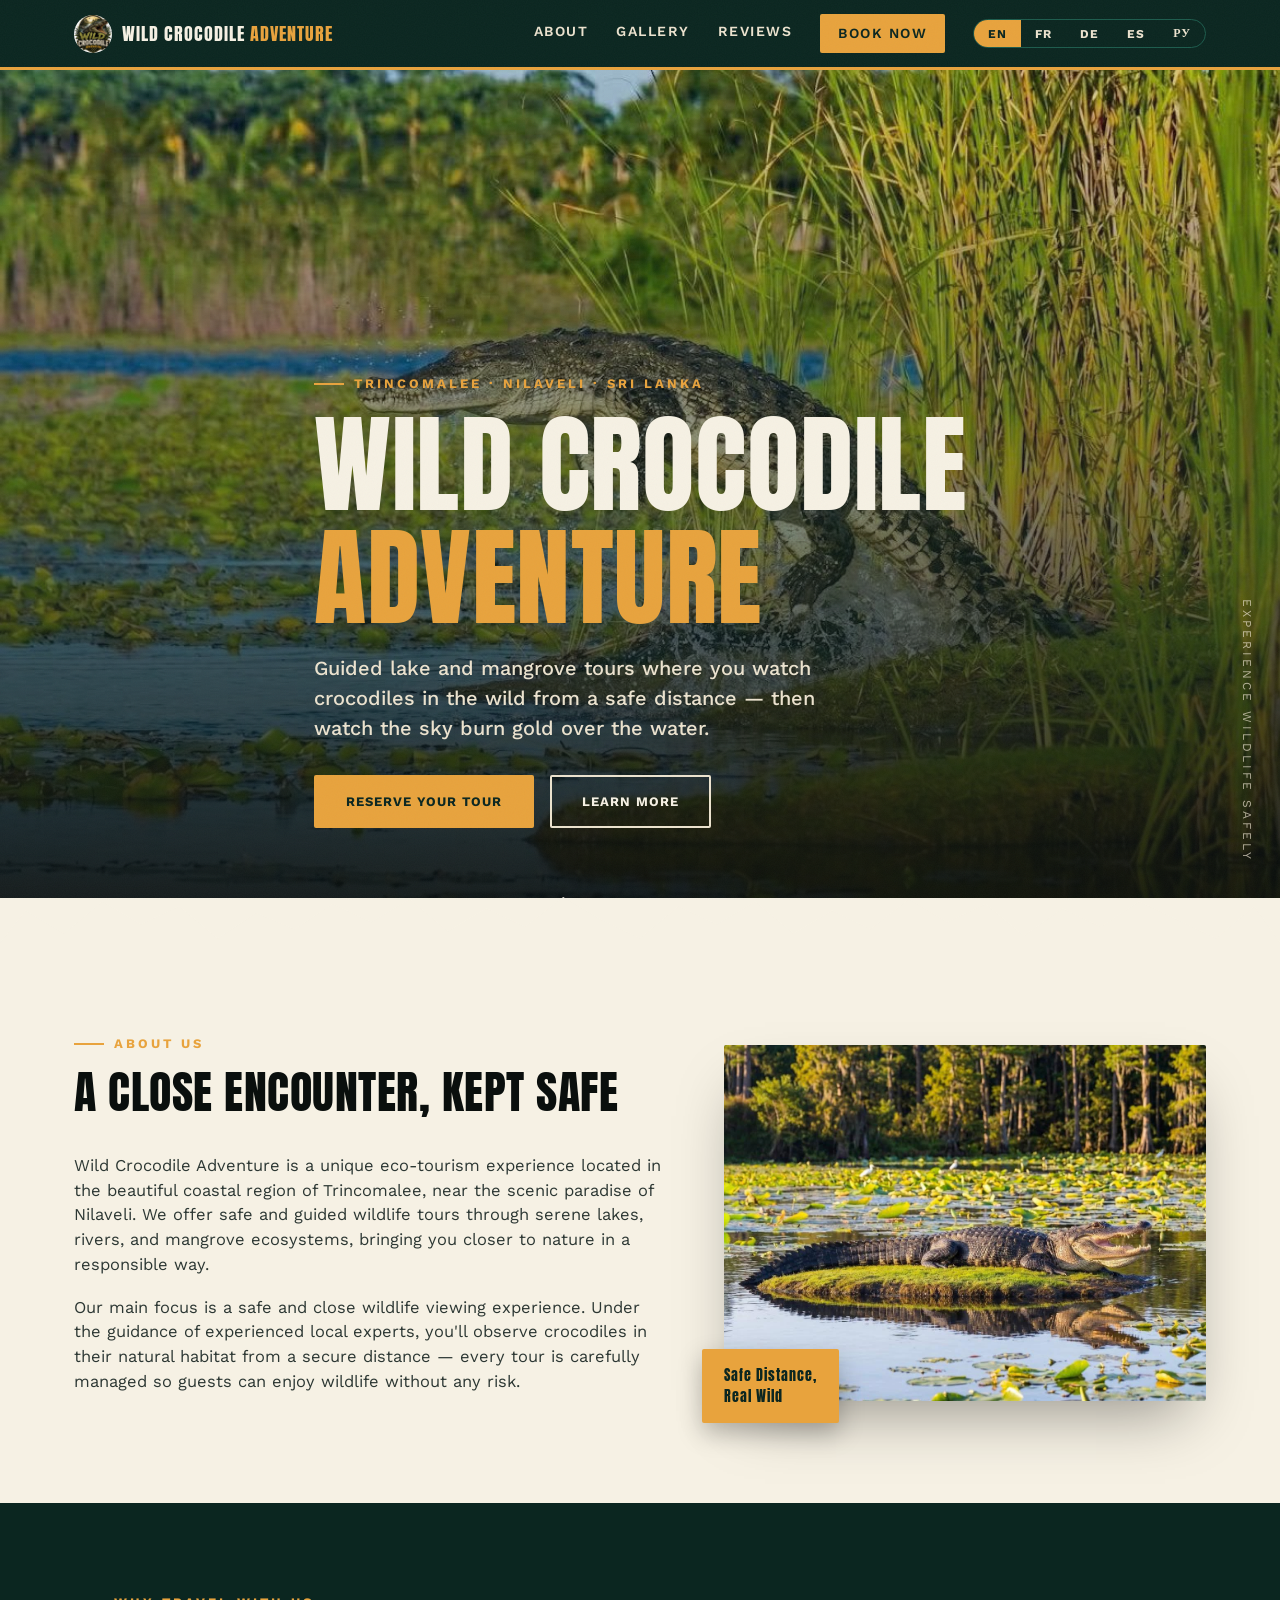
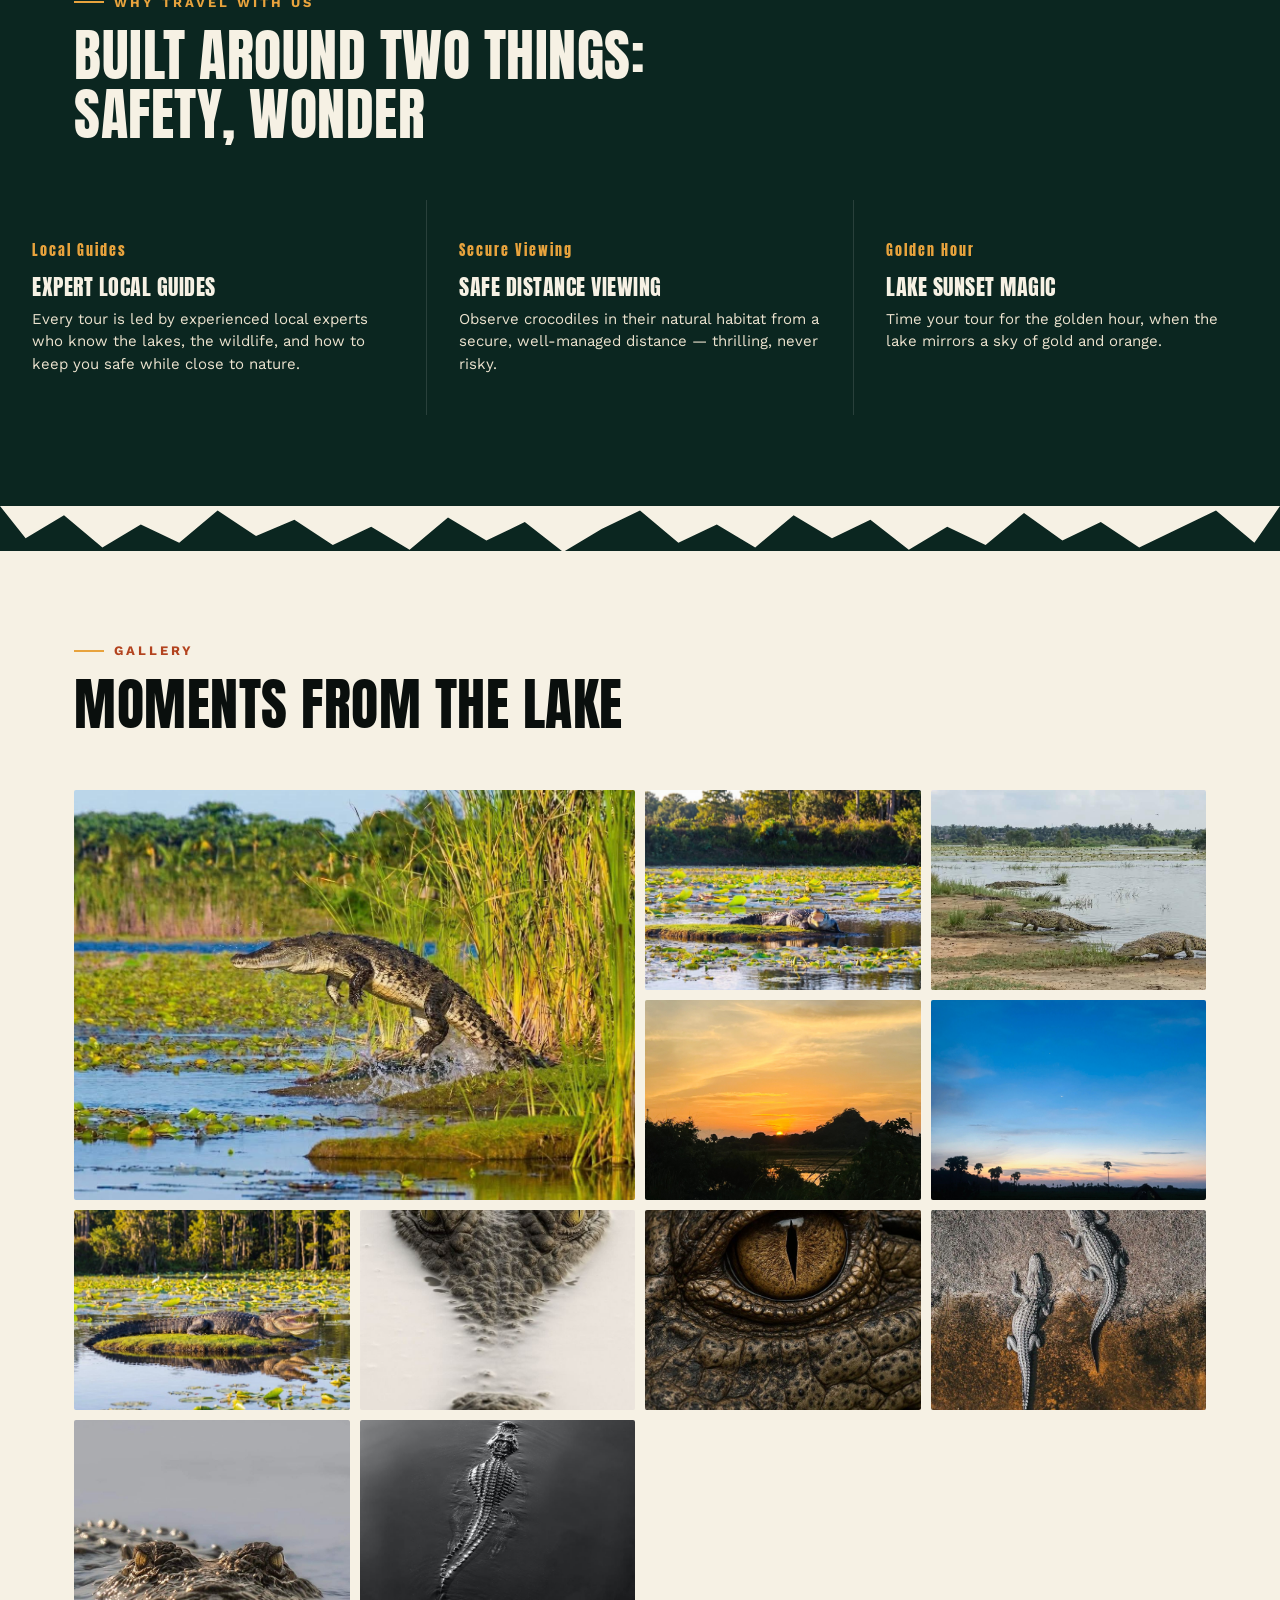
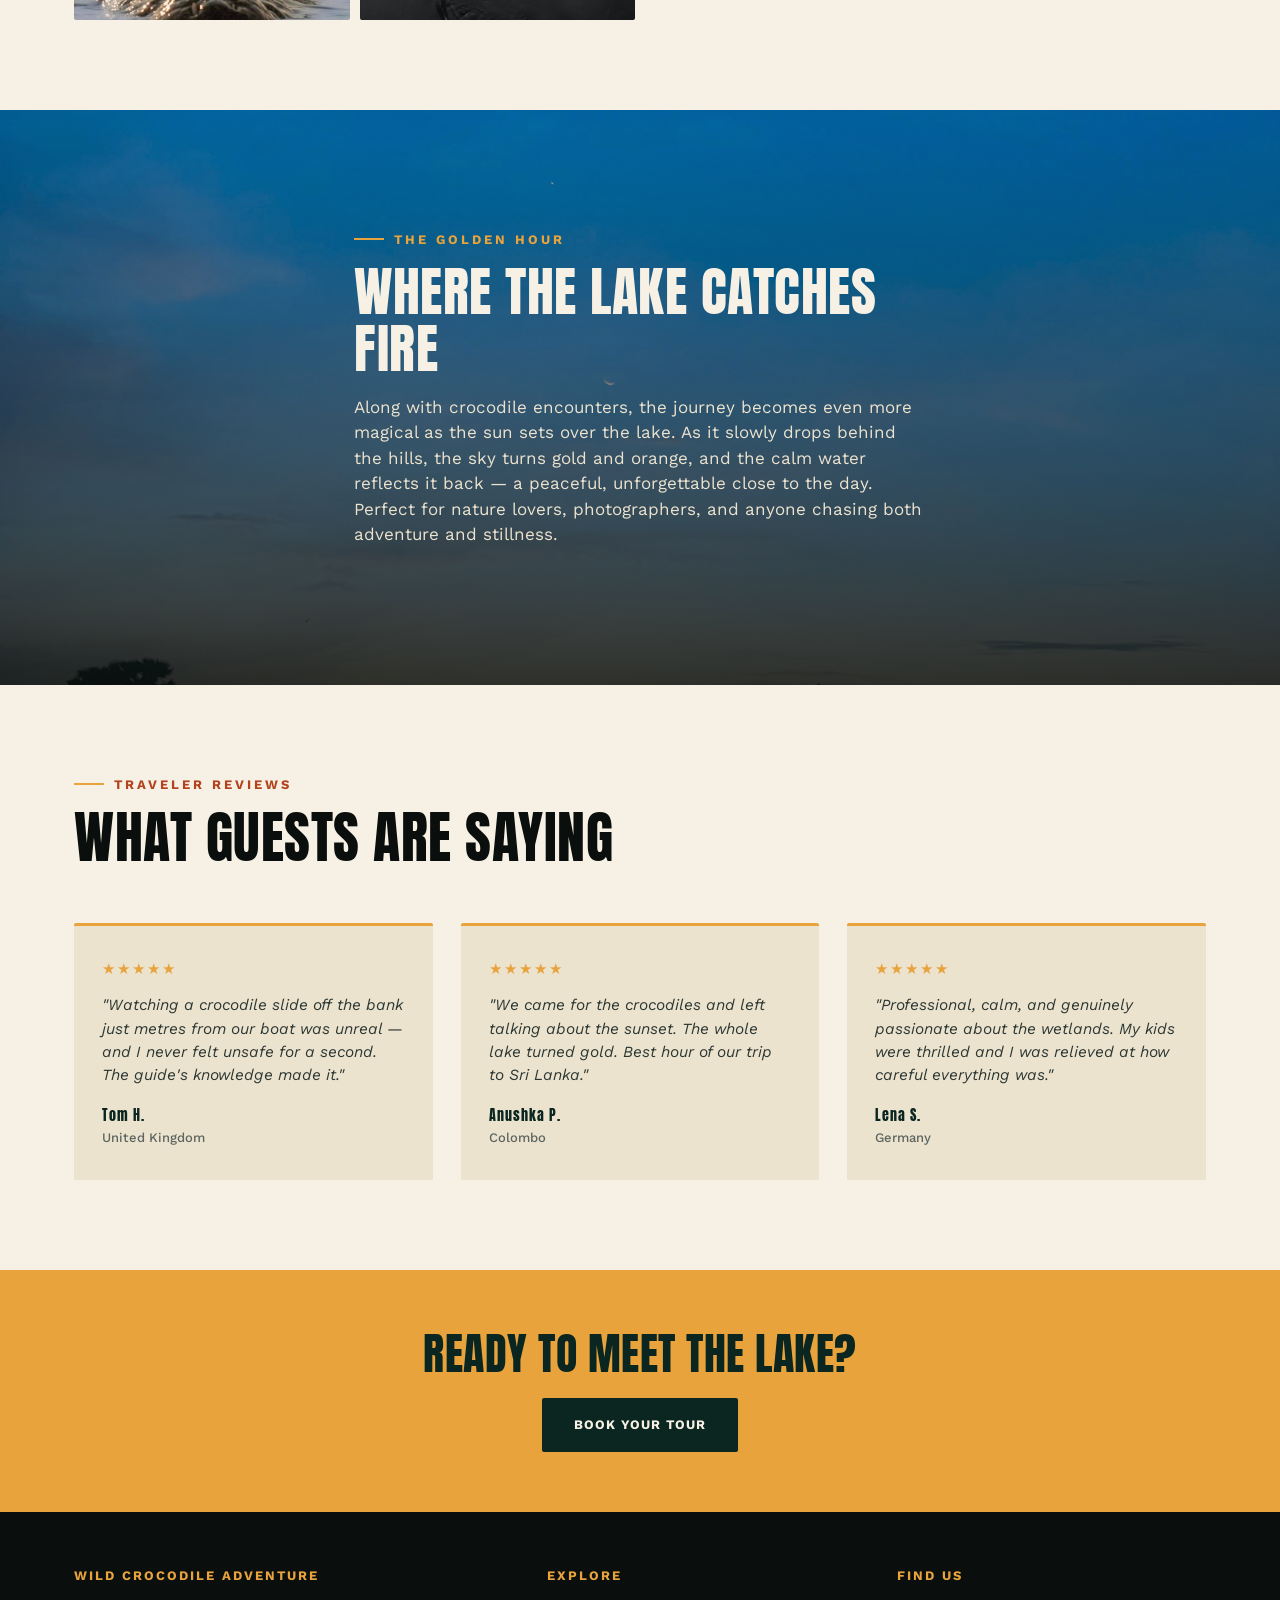
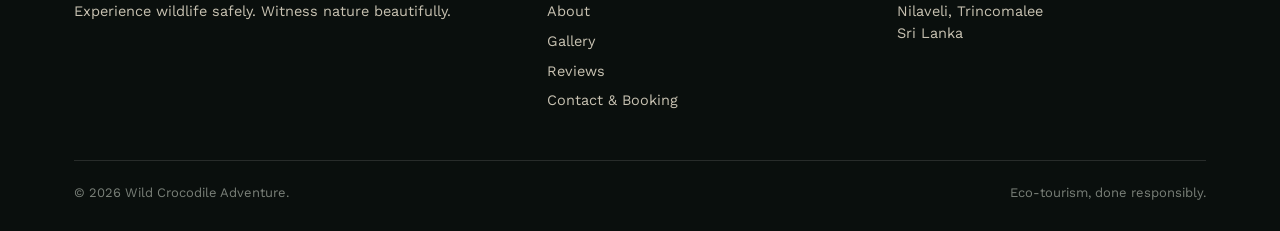
<file: index.html>
<!doctype html>
<html lang="en">
  <head>
    <meta charset="UTF-8" />
    <meta name="viewport" content="width=device-width, initial-scale=1.0" />
    <title>Wild Crocodile Adventure — Trincomalee, Sri Lanka</title>
    <meta
      name="description"
      content="Guided crocodile wildlife tours and lake sunsets near Nilaveli, Trincomalee, Sri Lanka."
    />
    <link rel="icon" href="images/e35be057-a3a2-4ab4-bb94-1826bbe59831.jpg" />
    <link rel="stylesheet" href="style.css" />
  </head>
  <body>
    <div class="grain"></div>

    <header>
      <div class="nav">
        <a href="index.html" class="logo">
          <img
            class="mark"
            src="images/logo.jpg"
            alt="Wild Crocodile Adventure logo"
            style="border-radius: 50%; object-fit: cover"
          />
          <span class="name">WILD CROCODILE <span>ADVENTURE</span></span>
        </a>
        <nav class="links">
          <a href="#about"><span lang-en>About</span><span lang-fr>À propos</span><span lang-de>Über</span><span lang-es>Acerca de</span><span lang-ru>О нас</span></a>
          <a href="#gallery"><span lang-en>Gallery</span><span lang-fr>Galerie</span><span lang-de>Galerie</span><span lang-es>Galería</span><span lang-ru>Галерея</span></a>
          <a href="#reviews"><span lang-en>Reviews</span><span lang-fr>Avis</span><span lang-de>Bewertungen</span><span lang-es>Reseñas</span><span lang-ru>Отзывы</span></a>
          <a href="contact.html" class="cta"><span lang-en>Book Now</span><span lang-fr>Réserver maintenant</span><span lang-de>Jetzt buchen</span><span lang-es>Reservar ahora</span><span lang-ru>Забронировать сейчас</span></a>
          <div class="lang-toggle">
            <button data-lang="en">EN</button
            ><button data-lang="fr">FR</button
            ><button data-lang="de">DE</button
            ><button data-lang="es">ES</button
            ><button data-lang="ru">РУ</button>
          </div>
        </nav>
        <button class="burger">☰</button>
      </div>
    </header>

    <section class="hero">
      <div class="wrap hero-inner">
        <div class="eyebrow"><span lang-en>Trincomalee · Nilaveli · Sri Lanka</span><span lang-fr>Trincomali · Nilaveli · Sri Lanka</span><span lang-de>Trincomalee · Nilaveli · Sri Lanka</span><span lang-es>Trincomalee · Nilaveli · Sri Lanka</span><span lang-ru>Тринкомали · Ниловели · Шри-Ланка</span></div>
        <h1><span lang-en>Wild Crocodile<br /><span class="line2">Adventure</span></span><span lang-fr>Crocodile sauvage<br /><span class="line2">Aventure</span></span><span lang-de>Wildes Krokodil<br /><span class="line2">Abenteuer</span></span><span lang-es>Cocodrilo Salvaje<br /><span class="line2">Aventura</span></span><span lang-ru>Дикий крокодил<br /><span class="line2">Приключение</span></span></h1>
        <p class="sub"><span lang-en>Guided lake and mangrove tours where you watch crocodiles in the wild from a safe distance — then watch the sky burn gold over the water.</span><span lang-fr>Des visites guidées des lacs et des forêts de mangroves où vous observez les crocodiles dans la nature à une distance sécuritaire — puis regardez le ciel devenir doré au-dessus de l'eau.</span><span lang-de>Geführte See- und Mangroventouren, bei denen Sie Krokodile aus sicherer Entfernung beobachten — dann beobachten Sie, wie der Himmel über dem Wasser gold wird.</span><span lang-es>Tours guiados por lagos y manglares donde observas cocodrilos en estado silvestre desde una distancia segura — luego mira el cielo ponerse dorado sobre el agua.</span><span lang-ru>Экскурсии по озёрам и мангровым лесам, где вы наблюдаете за крокодилами в дикой природе с безопасного расстояния — затем смотрите, как небо становится золотистым над водой.</span></p>
        <div class="hero-ctas">
          <a href="contact.html" class="btn btn-gold"><span lang-en>Reserve Your Tour</span><span lang-fr>Réservez votre excursion</span><span lang-de>Buchen Sie Ihre Tour</span><span lang-es>Reserve su tour</span><span lang-ru>Зарезервируйте вашу экскурсию</span></a>
          <a href="#about" class="btn btn-outline"><span lang-en>Learn More</span><span lang-fr>En savoir plus</span><span lang-de>Mehr erfahren</span><span lang-es>Aprende más</span><span lang-ru>Узнать больше</span></a>
        </div>
      </div>
      <div class="ripple-tag"><span lang-en>Experience wildlife safely</span><span lang-fr>Explorez la faune en toute sécurité</span><span lang-de>Erleben Sie Wildtiere sicher</span><span lang-es>Experimenta vida silvestre de forma segura</span><span lang-ru>Испытайте дикую природу безопасно</span></div>
    </section>

    <div class="torn"></div>

    <section id="about">
      <div class="wrap about-grid">
        <div>
          <div class="eyebrow"><span lang-en>About Us</span><span lang-fr>À propos de nous</span><span lang-de>Über uns</span><span lang-es>Acerca de nosotros</span><span lang-ru>О нас</span></div>
          <h2 style="font-size: clamp(30px, 4.5vw, 46px); margin-top: 6px"><span lang-en>A close encounter, kept safe</span><span lang-fr>Une rencontre rapprochée, en toute sécurité</span><span lang-de>Eine Nahbegegnung, sicher bewahrt</span><span lang-es>Un encuentro cercano, mantenido seguro</span><span lang-ru>Близкая встреча, обеспеченная безопасностью</span></h2>

          <p><span lang-en>Wild Crocodile Adventure is a unique eco-tourism experience located in the beautiful coastal region of Trincomalee, near the scenic paradise of Nilaveli. We offer safe and guided wildlife tours through serene lakes, rivers, and mangrove ecosystems, bringing you closer to nature in a responsible way.</span><span lang-fr>Wild Crocodile Adventure est une expérience écotouristique unique située dans la belle région côtière de Trincomali, près du paradis pittoresque de Nilaveli. Nous offrons des visites guidées sécuritaires de la faune à travers des lacs sereins, des rivières et des écosystèmes de mangroves, vous rapprochant de la nature de manière responsable.</span><span lang-de>Wild Crocodile Adventure ist ein einzigartiges Ökotourismus-Erlebnis in der wunderschönen Küstenregion von Trincomalee, in der Nähe des malerischen Paradieses Nilaveli. Wir bieten sichere und geführte Wildtiertouren durch ruhige Seen, Flüsse und Mangroven-Ökosysteme an, die Sie der Natur auf verantwortungsvolle Weise näher bringen.</span><span lang-es>Wild Crocodile Adventure es una experiencia de ecoturismo única ubicada en la hermosa región costera de Trincomalee, cerca del paraíso pintoresco de Nilaveli. Ofrecemos tours de vida silvestre seguidos y guiados a través de lagos serenos, ríos y ecosistemas de manglares, acercándote a la naturaleza de manera responsable.</span><span lang-ru>Wild Crocodile Adventure — уникальный опыт экотуризма, расположенный в красивом прибрежном регионе Тринкомали, недалеко от живописного рая Ниловели. Мы предлагаем безопасные и управляемые туры по дикой природе через безмятежные озёра, реки и мангровые экосистемы, приближая вас к природе ответственным образом.</span></p>
          <p><span lang-en>Our main focus is a safe and close wildlife viewing experience. Under the guidance of experienced local experts, you'll observe crocodiles in their natural habitat from a secure distance — every tour is carefully managed so guests can enjoy wildlife without any risk.</span><span lang-fr>Notre objectif principal est une expérience d'observation de la faune sécuritaire et rapprochée. Sous la direction d'experts locaux expérimentés, vous observerez les crocodiles dans leur habitat naturel à une distance sécuritaire — chaque excursion est soigneusement gérée pour que les clients profitent de la faune sans aucun risque.</span><span lang-de>Unser Hauptfokus liegt auf einem sicheren und nahen Wildtierbeobachtungserlebnis. Unter der Anleitung erfahrener lokaler Experten beobachten Sie Krokodile aus sicherer Entfernung in ihrem natürlichen Lebensraum — jede Tour wird sorgfältig verwaltet, damit Gäste die Tierwelt ohne Risiko genießen können.</span><span lang-es>Nuestro enfoque principal es una experiencia segura y cercana de observación de vida silvestre. Bajo la dirección de expertos locales experimentados, observarás cocodrilos en su hábitat natural desde una distancia segura — cada tour se administra cuidadosamente para que los huéspedes disfruten de la vida silvestre sin riesgo alguno.</span><span lang-ru>Наш основной фокус — безопасный и близкий опыт наблюдения за дикой природой. Под руководством опытных местных экспертов вы будете наблюдать крокодилов в их естественной среде обитания с безопасного расстояния — каждая экскурсия тщательно управляется, чтобы гости могли наслаждаться дикой природой без рисков.</span></p>
        </div>
        <div class="about-img">
          <img
            src="images/b86bf001-9c94-4843-b081-64289ff82601.jpg"
            alt="Crocodile resting on a grass island surrounded by water lilies"
          />
          <div class="pill"><span lang-en>Safe Distance,<br />Real Wild</span><span lang-fr>Distance sécuritaire,<br />Vraie nature sauvage</span><span lang-de>Sichere Entfernung,<br />Echte Wildnis</span><span lang-es>Distancia segura,<br />Verdadera Naturaleza Salvaje</span><span lang-ru>Безопасное расстояние,<br />Настоящая дикая природа</span></div>
        </div>
      </div>
    </section>

    <section class="section-dark">
      <div class="wrap">
        <div class="section-head">
          <div class="eyebrow"><span lang-en>Why Travel With Us</span><span lang-fr>Pourquoi voyager avec nous</span><span lang-de>Warum mit uns reisen</span><span lang-es>Por qué viajar con nosotros</span><span lang-ru>Почему путешествовать с нами</span></div>
          <h2><span lang-en>Built around two things: safety, wonder</span><span lang-fr>Construit autour de deux choses : sécurité et émerveillement</span><span lang-de>Aufgebaut auf zwei Dingen: Sicherheit und Wunder</span><span lang-es>Construido alrededor de dos cosas: seguridad y maravilla</span><span lang-ru>Построено вокруг двух вещей: безопасность и чудо</span></h2>
        </div>
      </div>
      <div class="features">
        <div class="feature">
          <span class="num"><span lang-en>Local Guides</span><span lang-fr>Guides locaux</span><span lang-de>Lokale Führer</span><span lang-es>Guías locales</span><span lang-ru>Местные гиды</span></span>
          <h3><span lang-en>Expert Local Guides</span><span lang-fr>Guides locaux experts</span><span lang-de>Erfahrene lokale Führer</span><span lang-es>Guías locales expertos</span><span lang-ru>Опытные местные гиды</span></h3>
          <p><span lang-en>Every tour is led by experienced local experts who know the lakes, the wildlife, and how to keep you safe while close to nature.</span><span lang-fr>Chaque excursion est dirigée par des experts locaux expérimentés qui connaissent les lacs, la faune et comment vous garder en sécurité près de la nature.</span><span lang-de>Jede Tour wird von erfahrenen lokalen Experten geleitet, die die Seen, die Tierwelt kennen und wissen, wie sie Sie sicher halten, während Sie der Natur nahe sind.</span><span lang-es>Cada tour es dirigido por expertos locales experimentados que conocen los lagos, la vida silvestre y cómo mantenerte seguro cerca de la naturaleza.</span><span lang-ru>Каждую экскурсию ведут опытные местные эксперты, которые знают озёра, дикую природу и как держать вас в безопасности рядом с природой.</span></p>
        </div>
        <div class="feature">
          <span class="num"><span lang-en>Secure Viewing</span><span lang-fr>Observation sécurisée</span><span lang-de>Sichere Beobachtung</span><span lang-es>Visualización segura</span><span lang-ru>Безопасное наблюдение</span></span>
          <h3><span lang-en>Safe Distance Viewing</span><span lang-fr>Observation à distance sécuritaire</span><span lang-de>Beobachtung aus sicherer Entfernung</span><span lang-es>Observación a distancia segura</span><span lang-ru>Наблюдение с безопасного расстояния</span></h3>
          <p><span lang-en>Observe crocodiles in their natural habitat from a secure, well-managed distance — thrilling, never risky.</span><span lang-fr>Observez les crocodiles dans leur habitat naturel à une distance sécuritaire et bien gérée — captivant, jamais risqué.</span><span lang-de>Beobachten Sie Krokodile aus sicherer, gut verwalteter Entfernung in ihrem natürlichen Lebensraum — aufregend, niemals riskant.</span><span lang-es>Observa cocodrilos en su hábitat natural desde una distancia segura y bien administrada — emocionante, nunca arriesgado.</span><span lang-ru>Наблюдайте крокодилов в их естественной среде обитания с безопасного, хорошо управляемого расстояния — захватывающе, никогда не опасно.</span></p>
        </div>
        <div class="feature">
          <span class="num"><span lang-en>Golden Hour</span><span lang-fr>Heure dorée</span><span lang-de>Goldene Stunde</span><span lang-es>Hora Dorada</span><span lang-ru>Золотой час</span></span>
          <h3><span lang-en>Lake Sunset Magic</span><span lang-fr>Magie du coucher de soleil sur le lac</span><span lang-de>Zauberhafter Sonnenuntergang am See</span><span lang-es>Magia del atardecer en el lago</span><span lang-ru>Магия закатов на озере</span></h3>
          <p><span lang-en>Time your tour for the golden hour, when the lake mirrors a sky of gold and orange.</span><span lang-fr>Planifiez votre visite pour l'heure dorée, quand le lac reflète un ciel d'or et d'orange.</span><span lang-de>Zeitpunkt Ihrer Tour für die goldene Stunde, wenn der See einen Himmel aus Gold und Orange widerspiegelt.</span><span lang-es>Planifica tu tour para la hora dorada, cuando el lago refleja un cielo de oro y naranja.</span><span lang-ru>Спланируйте вашу экскурсию на золотой час, когда озеро отражает небо из золота и оранжевого.</span></p>
        </div>
      </div>
    </section>

    <div class="torn flip" style="background: var(--swamp-dark)"></div>

    <section id="gallery">
      <div class="wrap">
        <div class="section-head">
          <div class="eyebrow"><span lang-en>Gallery</span><span lang-fr>Galerie</span><span lang-de>Galerie</span><span lang-es>Galería</span><span lang-ru>Галерея</span></div>
          <h2><span lang-en>Moments from the lake</span><span lang-fr>Moments du lac</span><span lang-de>Momente vom See</span><span lang-es>Momentos del lago</span><span lang-ru>Моменты с озера</span></h2>
        </div>
        <div class="gallery">
          <a class="g-big"
            ><img
              src="images/b4b93872-730b-4ddd-b8c2-a4dbeed906d0.jpg"
              alt="Crocodile leaping out of the water onto the bank"
          /></a>
          <a
            ><img
              src="images/af6ee884-b673-4709-9cbe-690bf3419385.jpg"
              alt="Crocodile resting with mouth open among lily pads"
          /></a>
          <a
            ><img
              src="images/c8c35f78-ea11-4f8b-8e21-9432f005e266.jpg"
              alt="Three crocodiles entering the water at the lake edge"
          /></a>
          <a
            ><img
              src="images/b59ca9a6-6caa-42b1-9af1-93eeb72f9f92.jpg"
              alt="Orange sunset over the wetlands near a hill"
          /></a>
          <a
            ><img
              src="images/ad986d16-4cee-4405-a127-003cddb97ef6.jpg"
              alt="Blue dusk sky with a crescent moon over palm trees"
          /></a>
          <a
            ><img
              src="images/b86bf001-9c94-4843-b081-64289ff82601.jpg"
              alt="Crocodile on a grass island with birds in the background"
          /></a>
          <a
            ><img
              src="images/1.jpeg"
              alt="Crocodile watching from just below the water's surface"
          /></a>
          <a
            ><img
              src="images/2.jpeg"
              alt="Close-up of a crocodile's golden eye"
          /></a>
          <a
            ><img
              src="images/3.jpeg"
              alt="Two crocodiles seen from above at the water's edge"
          /></a>
          <a
            ><img
              src="images/4.jpeg"
              alt="Crocodile gliding through calm water"
          /></a>
          <a
            ><img
              src="images/5.jpeg"
              alt="Black-and-white aerial view of a crocodile swimming"
          /></a>
        </div>
      </div>
    </section>

    <section class="sunset">
      <div class="wrap sunset-inner">
        <div class="eyebrow"><span lang-en>The Golden Hour</span><span lang-fr>L'heure dorée</span><span lang-de>Die goldene Stunde</span><span lang-es>La Hora Dorada</span><span lang-ru>Золотой час</span></div>
        <h2><span lang-en>Where the lake catches fire</span><span lang-fr>Là où le lac prend feu</span><span lang-de>Wo der See Feuer fängt</span><span lang-es>Donde el lago se enciende</span><span lang-ru>Где озеро загорается</span></h2>
        <p><span lang-en>Along with crocodile encounters, the journey becomes even more magical as the sun sets over the lake. As it slowly drops behind the hills, the sky turns gold and orange, and the calm water reflects it back — a peaceful, unforgettable close to the day. Perfect for nature lovers, photographers, and anyone chasing both adventure and stillness.</span><span lang-fr>Avec les rencontres avec les crocodiles, le voyage devient encore plus magique au coucher du soleil. Alors qu'il descend lentement derrière les collines, le ciel devient doré et orange, et l'eau calme le reflète — une fin paisible et inoubliable de la journée. Parfait pour les amoureux de la nature, les photographes et tous ceux en quête d'aventure et de sérénité.</span><span lang-de>Mit Krokodilbegegnungen wird die Reise noch magischer, wenn die Sonne über dem See untergeht. Während sie langsam hinter den Hügeln versinkt, wird der Himmel gold und orange, und das ruhige Wasser reflektiert es zurück — ein friedlicher, unvergesslicher Tagesabschluss. Perfekt für Naturliebhaber, Fotografen und alle, die sowohl Abenteuer als auch Stille suchen.</span><span lang-es>Junto con los encuentros de cocodrilos, el viaje se vuelve aún más mágico cuando el sol se pone sobre el lago. Mientras desciende lentamente detrás de las colinas, el cielo se vuelve dorado y naranja, y el agua tranquila lo refleja — un cierre pacífico e inolvidable del día. Perfecto para amantes de la naturaleza, fotógrafos y cualquiera que busque tanto aventura como tranquilidad.</span><span lang-ru>Вместе с встречами крокодилов путешествие становится ещё более волшебным по мере заката солнца над озером. По мере того, как оно медленно падает за холмы, небо становится золотистым и оранжевым, и спокойная вода отражает его обратно — мирное, незабываемое завершение дня. Идеально для любителей природы, фотографов и всех, кто ищет как приключение, так и спокойствие.</span></p>
      </div>
    </section>

    <section id="reviews">
      <div class="wrap">
        <div class="section-head">
          <div class="eyebrow"><span lang-en>Traveler Reviews</span><span lang-fr>Avis des voyageurs</span><span lang-de>Reisebewertungen</span><span lang-es>Reseñas de viajeros</span><span lang-ru>Отзывы путешественников</span></div>
          <h2><span lang-en>What guests are saying</span><span lang-fr>Ce que disent les clients</span><span lang-de>Was Gäste sagen</span><span lang-es>Lo que dicen los huéspedes</span><span lang-ru>Что говорят гости</span></h2>
        </div>
        <div class="reviews">
          <div class="review">
            <div class="stars">★★★★★</div>
            <p><span lang-en>"Watching a crocodile slide off the bank just metres from our boat was unreal — and I never felt unsafe for a second. The guide's knowledge made it."</span><span lang-fr>"Regarder un crocodile glisser du rivage à quelques mètres de notre bateau était surréaliste — et je ne me suis jamais senti en danger. Les connaissances du guide ont tout rendu possible."</span><span lang-de>"Ein Krokodil beobachten, das gerade Meter von unserem Boot rutschte, war unwirklich — und ich habe mich nie unsicher gefühlt. Das Wissen des Führers machte es."</span><span lang-es>"Ver un cocodrilo deslizarse de la orilla a solo metros de nuestro bote fue irreal — y nunca me sentí inseguro por un segundo. El conocimiento del guía lo hizo."</span><span lang-ru>"Наблюдать, как крокодил скользит с берега всего в метрах от нашей лодки, было нереально — и я ни секунды не чувствовал себя в опасности. Знания гида сделали это возможным."</span></p>
            <div class="who">
              Tom H.<span><span lang-en>United Kingdom</span><span lang-fr>Royaume-Uni</span><span lang-de>Vereinigtes Königreich</span><span lang-es>Reino Unido</span><span lang-ru>Соединённое Королевство</span></span>
            </div>
          </div>
          <div class="review">
            <div class="stars">★★★★★</div>
            <p><span lang-en>"We came for the crocodiles and left talking about the sunset. The whole lake turned gold. Best hour of our trip to Sri Lanka."</span><span lang-fr>"Nous sommes venus pour les crocodiles et nous avons parlé du coucher de soleil en partant. Tout le lac est devenu doré. La meilleure heure de notre voyage au Sri Lanka."</span><span lang-de>"Wir kamen für die Krokodile und sprachen beim Verlassen über den Sonnenuntergang. Der ganze See wurde golden. Beste Stunde unserer Reise nach Sri Lanka."</span><span lang-es>"Vinimos por los cocodrilos y nos fuimos hablando del atardecer. Todo el lago se volvió dorado. La mejor hora de nuestro viaje a Sri Lanka."</span><span lang-ru>"Мы пришли за крокодилами и уходили, говоря о закате. Всё озеро стало золотистым. Лучший час нашей поездки на Шри-Ланку."</span></p>
            <div class="who">
              Anushka P.<span><span lang-en>Colombo</span><span lang-fr>Colombo</span><span lang-de>Colombo</span><span lang-es>Colombo</span><span lang-ru>Коломбо</span></span>
            </div>
          </div>
          <div class="review">
            <div class="stars">★★★★★</div>
            <p><span lang-en>"Professional, calm, and genuinely passionate about the wetlands. My kids were thrilled and I was relieved at how careful everything was."</span><span lang-fr>"Professionnel, calme et véritablement passionné par les zones humides. Mes enfants étaient ravis et j'étais soulagé de voir à quel point tout était soigneusement géré."</span><span lang-de>"Professionell, ruhig und wirklich leidenschaftlich in Bezug auf die Feuchtgebiete. Meine Kinder waren begeistert und ich war erleichtert, wie sorgfältig alles war."</span><span lang-es>"Profesional, tranquilo y genuinamente apasionado por los humedales. Mis hijos estaban emocionados y me alivió lo cuidadoso que fue todo."</span><span lang-ru>"Профессиональный, спокойный и действительно увлечённый болотистыми местностями. Мои дети были в восторге, и я облегчена тем, как осторожно всё было."</span></p>
            <div class="who">
              Lena S.<span><span lang-en>Germany</span><span lang-fr>Allemagne</span><span lang-de>Deutschland</span><span lang-es>Alemania</span><span lang-ru>Германия</span></span>
            </div>
          </div>
        </div>
      </div>
    </section>

    <div class="cta-band">
      <div class="wrap">
        <h2><span lang-en>Ready to meet the lake?</span><span lang-fr>Prêt à rencontrer le lac ?</span><span lang-de>Bereit, den See zu treffen?</span><span lang-es>¿Listo para conocer el lago?</span><span lang-ru>Готовы встретить озеро?</span></h2>
        <a href="contact.html" class="btn btn-dark"><span lang-en>Book Your Tour</span><span lang-fr>Réservez votre excursion</span><span lang-de>Buchen Sie Ihre Tour</span><span lang-es>Reserva tu tour</span><span lang-ru>Забронируйте вашу экскурсию</span></a>
      </div>
    </div>

    <footer>
      <div class="wrap">
        <div class="footer-grid">
          <div>
            <h4>Wild Crocodile Adventure</h4>
            <p><span lang-en>Experience wildlife safely. Witness nature beautifully.</span><span lang-fr>Explorez la faune en toute sécurité. Témoignez la nature magnifiquement.</span><span lang-de>Erleben Sie Wildtiere sicher. Beobachten Sie die Natur wunderschön.</span><span lang-es>Experimenta vida silvestre de forma segura. Presencia la naturaleza hermosamente.</span><span lang-ru>Испытайте дикую природу безопасно. Свидетельствуйте природу красиво.</span></p>
          </div>
          <div>
            <h4><span lang-en>Explore</span><span lang-fr>Explorer</span><span lang-de>Erkunden</span><span lang-es>Explorar</span><span lang-ru>Исследуйте</span></h4>
            <a href="#about"><span lang-en>About</span><span lang-fr>À propos</span><span lang-de>Über</span><span lang-es>Acerca de</span><span lang-ru>О нас</span></a>
            <a href="#gallery"><span lang-en>Gallery</span><span lang-fr>Galerie</span><span lang-de>Galerie</span><span lang-es>Galería</span><span lang-ru>Галерея</span></a>
            <a href="#reviews"><span lang-en>Reviews</span><span lang-fr>Avis</span><span lang-de>Bewertungen</span><span lang-es>Reseñas</span><span lang-ru>Отзывы</span></a>
            <a href="contact.html"><span lang-en>Contact &amp; Booking</span><span lang-fr>Contact & Réservation</span><span lang-de>Kontakt & Buchung</span><span lang-es>Contacto & Reserva</span><span lang-ru>Контакты & Бронирование</span></a>
          </div>
          <div>
            <h4><span lang-en>Find Us</span><span lang-fr>Nous trouver</span><span lang-de>Finde uns</span><span lang-es>Encuéntranos</span><span lang-ru>Найдите нас</span></h4>
            <p><span lang-en>Nilaveli, Trincomalee<br />Sri Lanka</span><span lang-fr>Nilaveli, Trincomali<br />Sri Lanka</span><span lang-de>Nilaveli, Trincomalee<br />Sri Lanka</span><span lang-es>Nilaveli, Trincomalee<br />Sri Lanka</span><span lang-ru>Ниловели, Тринкомали<br />Шри-Ланка</span></p>
          </div>
        </div>
        <div class="foot-bottom">
          <span>© 2026 Wild Crocodile Adventure.</span>
          <span><span lang-en>Eco-tourism, done responsibly.</span><span lang-fr>Écotourisme, fait de manière responsable.</span><span lang-de>Ökotourismus, verantwortungsvoll durchgeführt.</span><span lang-es>Ecoturismo, hecho responsablemente.</span><span lang-ru>Экотуризм, осуществляемый ответственно.</span></span>
        </div>
      </div>
    </footer>

    <script src="translations.js"></script>
    <script src="script.js"></script>
  </body>
</html>
</file>
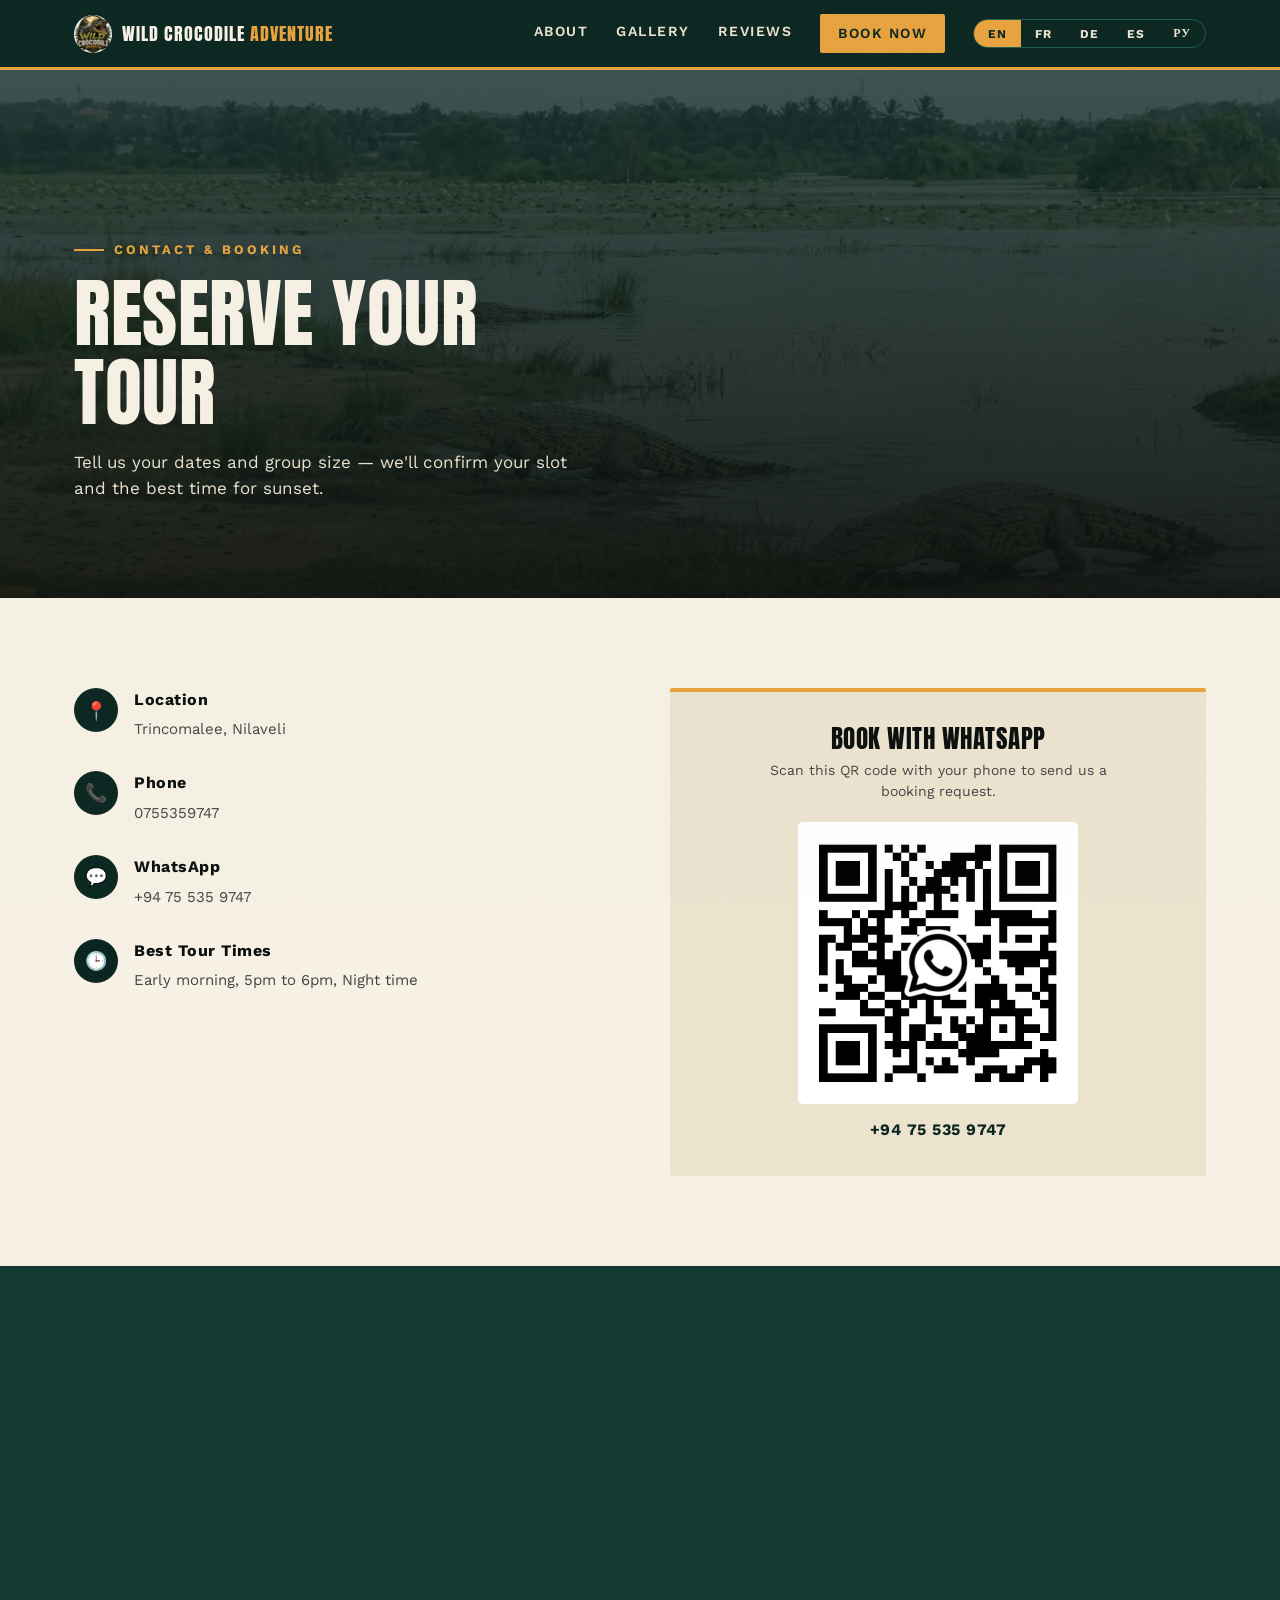
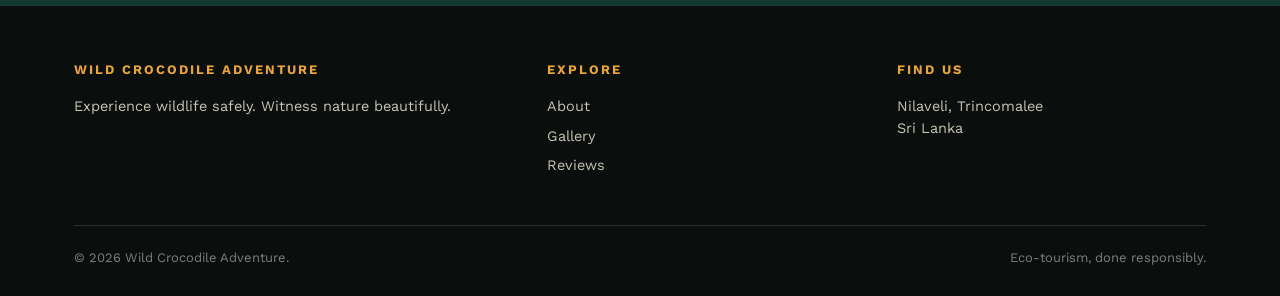
<file: contact.html>
<!doctype html>
<html lang="en">
  <head>
    <meta charset="UTF-8" />
    <meta name="viewport" content="width=device-width, initial-scale=1.0" />
    <title>Contact & Book — Wild Crocodile Adventure</title>
    <link rel="icon" href="images/e35be057-a3a2-4ab4-bb94-1826bbe59831.jpg" />
    <link rel="stylesheet" href="style.css" />
  </head>
  <body>
    <div class="grain"></div>

    <header>
      <div class="nav">
        <a href="index.html" class="logo">
          <img
            class="mark"
            src="images/logo.jpg"
            alt="Wild Crocodile Adventure logo"
            style="border-radius: 50%; object-fit: cover"
          />
          <span class="name">WILD CROCODILE <span>ADVENTURE</span></span>
        </a>
        <nav class="links">
          <a href="index.html#about"
            ><span lang-en>About</span><span lang-fr>À propos</span
            ><span lang-de>Über</span><span lang-es>Acerca de</span
            ><span lang-ru>О нас</span></a
          >
          <a href="index.html#gallery"
            ><span lang-en>Gallery</span><span lang-fr>Galerie</span
            ><span lang-de>Galerie</span><span lang-es>Galería</span
            ><span lang-ru>Галерея</span></a
          >
          <a href="index.html#reviews"
            ><span lang-en>Reviews</span><span lang-fr>Avis</span
            ><span lang-de>Bewertungen</span><span lang-es>Reseñas</span
            ><span lang-ru>Отзывы</span></a
          >
          <a href="contact.html" class="cta"
            ><span lang-en>Book Now</span
            ><span lang-fr>Réserver maintenant</span
            ><span lang-de>Jetzt buchen</span><span lang-es>Reservar ahora</span
            ><span lang-ru>Забронировать сейчас</span></a
          >
          <div class="lang-toggle">
            <button data-lang="en">EN</button><button data-lang="fr">FR</button
            ><button data-lang="de">DE</button><button data-lang="es">ES</button
            ><button data-lang="ru">РУ</button>
          </div>
        </nav>
        <button class="burger">☰</button>
      </div>
    </header>

    <section class="contact-hero">
      <div class="wrap">
        <div class="eyebrow">
          <span lang-en>Contact &amp; Booking</span
          ><span lang-fr>Contact & Réservation</span
          ><span lang-de>Kontakt & Buchung</span
          ><span lang-es>Contacto & Reserva</span
          ><span lang-ru>Контакты & Бронирование</span>
        </div>
        <h1>
          <span lang-en>Reserve Your<br />Tour</span
          ><span lang-fr>Réservez votre<br />Excursion</span
          ><span lang-de>Buchen Sie Ihre<br />Tour</span
          ><span lang-es>Reserve su<br />Tour</span
          ><span lang-ru>Зарезервируйте вашу<br />Экскурсию</span>
        </h1>
        <p>
          <span lang-en
            >Tell us your dates and group size — we'll confirm your slot and the
            best time for sunset.</span
          ><span lang-fr
            >Dites-nous vos dates et la taille de votre groupe — nous
            confirmerons votre créneau et la meilleure heure pour le coucher de
            soleil.</span
          ><span lang-de
            >Teilen Sie uns Ihre Termine und Gruppengröße mit — wir bestätigen
            Ihren Platz und die beste Zeit für den Sonnenuntergang.</span
          ><span lang-es
            >Cuéntanos tus fechas y tamaño del grupo — confirmaremos tu horario
            y la mejor hora para el atardecer.</span
          ><span lang-ru
            >Расскажите нам ваши даты и размер группы — мы подтвердим ваш слот и
            лучшее время для заката.</span
          >
        </p>
      </div>
    </section>

    <section>
      <div class="wrap contact-grid">
        <div class="contact-info">
          <div class="item">
            <div class="ic">📍</div>
            <div>
              <h4>
                <span lang-en>Location</span><span lang-fr>Localisation</span
                ><span lang-de>Ort</span><span lang-es>Ubicación</span
                ><span lang-ru>Местоположение</span>
              </h4>
              <p>
                <span lang-en>Trincomalee, Nilaveli</span
                ><span lang-fr>Trincomali, Nilaveli</span
                ><span lang-de>Trincomalee, Nilaveli</span
                ><span lang-es>Trincomalee, Nilaveli</span
                ><span lang-ru>Тринкомали, Ниловели</span>
              </p>
            </div>
          </div>
          <div class="item">
            <div class="ic">📞</div>
            <div>
              <h4>
                <span lang-en>Phone</span><span lang-fr>Téléphone</span
                ><span lang-de>Telefon</span><span lang-es>Teléfono</span
                ><span lang-ru>Телефон</span>
              </h4>
              <a href="tel:0755359747">0755359747</a>
            </div>
          </div>
          <div class="item">
            <div class="ic">💬</div>
            <div>
              <h4>WhatsApp</h4>
              <a href="https://wa.me/94755359747" target="_blank" rel="noopener"
                >+94 75 535 9747</a>
            </div>
          </div>
          <div class="item">
            <div class="ic">🕒</div>
            <div>
              <h4>
                <span lang-en>Best Tour Times</span
                ><span lang-fr>Meilleures heures d'excursion</span
                ><span lang-de>Beste Touren-Zeiten</span
                ><span lang-es>Mejores horarios de tours</span
                ><span lang-ru>Лучшие времена туров</span>
              </h4>
              <p>
                <span lang-en>Early morning, 5pm to 6pm, Night time</span
                ><span lang-fr>Tôt le matin, 17h à 18h, Nuit</span
                ><span lang-de
                  >Frühmorgens, 17:00 bis 18:00 Uhr, Nachtszeit</span
                ><span lang-es>Madrugada, 17:00 a 18:00, Noche</span
                ><span lang-ru>Ранее утро, 17:00 до 18:00, Ночное время</span>
              </p>
            </div>
          </div>
        </div>

        <div class="desktop-booking-qr">
          <h3>
            <span lang-en>Book with WhatsApp</span
            ><span lang-fr>Réservez avec WhatsApp</span
            ><span lang-de>Über WhatsApp buchen</span
            ><span lang-es>Reserva con WhatsApp</span
            ><span lang-ru>Забронируйте через WhatsApp</span>
          </h3>
          <p>
            <span lang-en>Scan this QR code with your phone to send us a booking request.</span
            ><span lang-fr>Scannez ce QR code avec votre téléphone pour nous envoyer une demande de réservation.</span
            ><span lang-de>Scannen Sie diesen QR-Code mit Ihrem Handy, um uns eine Buchungsanfrage zu senden.</span
            ><span lang-es>Escanea este código QR con tu teléfono para enviarnos una solicitud de reserva.</span
            ><span lang-ru>Отсканируйте QR-код телефоном, чтобы отправить запрос на бронирование.</span>
          </p>
          <img src="images/whatsapp-qr.jpeg" alt="WhatsApp booking QR code" />
          <strong>+94 75 535 9747</strong>
        </div>

        <form class="booking" id="booking-form">
          <div class="row">
            <div class="field">
              <label
                ><span lang-en>Full Name</span><span lang-fr>Nom complet</span
                ><span lang-de>Vollständiger Name</span
                ><span lang-es>Nombre completo</span
                ><span lang-ru>Полное имя</span></label
              >
              <input type="text" name="name" required />
            </div>
            <div class="field">
              <label
                ><span lang-en>Email</span><span lang-fr>Email</span
                ><span lang-de>Email</span
                ><span lang-es>Correo electrónico</span
                ><span lang-ru>Электронная почта</span></label
              >
              <input type="email" name="email" required />
            </div>
          </div>
          <div class="row">
            <div class="field">
              <label
                ><span lang-en>Phone / WhatsApp</span
                ><span lang-fr>Téléphone / WhatsApp</span
                ><span lang-de>Telefon / WhatsApp</span
                ><span lang-es>Teléfono / WhatsApp</span
                ><span lang-ru>Телефон / WhatsApp</span></label
              >
              <input type="tel" name="phone" required />
            </div>
            <div class="field">
              <label
                ><span lang-en>Number of Guests</span
                ><span lang-fr>Nombre de clients</span
                ><span lang-de>Anzahl der Gäste</span
                ><span lang-es>Número de huéspedes</span
                ><span lang-ru>Количество гостей</span></label
              >
              <input type="number" name="guests" min="1" value="2" />
            </div>
          </div>
          <div class="row">
            <div class="field">
              <label
                ><span lang-en>Preferred Date</span
                ><span lang-fr>Date préférée</span
                ><span lang-de>Bevorzugtes Datum</span
                ><span lang-es>Fecha preferida</span
                ><span lang-ru>Предпочитаемая дата</span></label
              >
              <input type="date" name="date" />
            </div>
            <div class="field">
              <label
                ><span lang-en>Preferred Time</span
                ><span lang-fr>Heure préférée</span
                ><span lang-de>Bevorzugte Zeit</span
                ><span lang-es>Hora preferida</span
                ><span lang-ru>Предпочитаемое время</span></label
              >
              <select name="time">
                <option
                  value="sunrise"
                  data-en="Sunrise Tour"
                  data-fr="Excursion au lever du soleil"
                  data-de="Sonnenaufgangs-Tour"
                  data-es="Tour al amanecer"
                  data-ru="Тур на восходе"
                >Sunrise Tour</option>
                <option
                  value="sunset"
                  data-en="Sunset Tour"
                  data-fr="Excursion au coucher du soleil"
                  data-de="Sonnenuntergangs-Tour"
                  data-es="Tour al atardecer"
                  data-ru="Тур на закате"
                >Sunset Tour</option>
              </select>
            </div>
          </div>
          <div class="field">
            <label
              ><span lang-en>Message</span><span lang-fr>Message</span
              ><span lang-de>Nachricht</span><span lang-es>Mensaje</span
              ><span lang-ru>Сообщение</span></label
            >
            <textarea
              name="message"
              placeholder="Anything we should know?"
            ></textarea>
          </div>
          <button type="submit" class="btn btn-gold">
            <span lang-en>Send via WhatsApp</span
            ><span lang-fr>Envoyer via WhatsApp</span
            ><span lang-de>Über WhatsApp senden</span
            ><span lang-es>Enviar por WhatsApp</span
            ><span lang-ru>Отправить через WhatsApp</span>
          </button>
        </form>
      </div>
    </section>

    <div class="map-strip">
      <iframe
        src="https://www.google.com/maps?q=M683%2BJM5%20Wild%20Crocodile%20Adventure%2C%20Nilaveli&output=embed"
        title="Wild Crocodile Adventure, M683+JM5, Nilaveli"
        loading="lazy"
        allowfullscreen
      ></iframe>
    </div>

    <footer>
      <div class="wrap">
        <div class="footer-grid">
          <div>
            <h4>Wild Crocodile Adventure</h4>
            <p>
              <span lang-en
                >Experience wildlife safely. Witness nature beautifully.</span
              ><span lang-si
                >ආරක්ෂිතව වනජීවී අත්දැකීම. ලස්සනින් සොබාදහම නරඹන්න.</span
              >
            </p>
          </div>
          <div>
            <h4><span lang-en>Explore</span><span lang-si>ගවේෂණය</span></h4>
            <a href="index.html#about"
              ><span lang-en>About</span><span lang-si>අප ගැන</span></a
            >
            <a href="index.html#gallery"
              ><span lang-en>Gallery</span><span lang-si>ඡායාරූප</span></a
            >
            <a href="index.html#reviews"
              ><span lang-en>Reviews</span><span lang-si>ප්‍රතිචාර</span></a
            >
          </div>
          <div>
            <h4>
              <span lang-en>Find Us</span><span lang-si>අප සොයාගන්න</span>
            </h4>
            <p>
              <span lang-en>Nilaveli, Trincomalee<br />Sri Lanka</span
              ><span lang-si>නිලාවැලි, ත්‍රිකුණාමලය<br />ශ්‍රී ලංකාව</span>
            </p>
          </div>
        </div>
        <div class="foot-bottom">
          <span>© 2026 Wild Crocodile Adventure.</span>
          <span
            ><span lang-en>Eco-tourism, done responsibly.</span
            ><span lang-si>වගකීමෙන් කරන පරිසර සංචාරක ක්‍රමවේදය.</span></span
          >
        </div>
      </div>
    </footer>

    <script src="translations.js"></script>
    <script src="script.js"></script>
  </body>
</html>
</file>
<file: style.css>
@import url('https://fonts.googleapis.com/css2?family=Anton&family=Work+Sans:wght@400;500;600;700&family=Caveat:wght@600&display=swap');

:root{
  --swamp-dark:#0b2620;
  --swamp:#123a30;
  --teal:#1d5c4d;
  --gold:#e8a33d;
  --amber:#f2c265;
  --sand:#ece3cf;
  --bone:#f6f1e4;
  --ink:#0a0f0d;
  --danger:#b3431e;
  --radius:2px;
}

*{box-sizing:border-box;}
html{scroll-behavior:smooth;}
body{
  margin:0;
  background:var(--bone);
  color:var(--ink);
  font-family:'Work Sans',sans-serif;
  font-weight:400;
  line-height:1.5;
}
h1,h2,h3,.display{
  font-family:'Anton',sans-serif;
  font-weight:400;
  letter-spacing:0.5px;
  text-transform:uppercase;
  line-height:1.05;
}
a{color:inherit;text-decoration:none;}
img{max-width:100%;display:block;}
.wrap{max-width:1180px;margin:0 auto;padding:0 24px;}

/* texture */
.grain{
  position:fixed;inset:0;pointer-events:none;z-index:9999;opacity:0.035;
  background-image:url("data:image/svg+xml,%3Csvg xmlns='http://www.w3.org/2000/svg' width='120' height='120'%3E%3Cfilter id='n'%3E%3CfeTurbulence type='fractalNoise' baseFrequency='0.9' numOctaves='2' stitchTiles='stitch'/%3E%3C/filter%3E%3Crect width='100%25' height='100%25' filter='url(%23n)'/%3E%3C/svg%3E");
}

/* header */
header{
  position:sticky;top:0;z-index:100;
  background:var(--swamp-dark);
  border-bottom:3px solid var(--gold);
}
.nav{
  display:flex;align-items:center;justify-content:space-between;
  padding:14px 24px;max-width:1180px;margin:0 auto;
}
.logo{
  display:flex;align-items:center;gap:10px;
  color:var(--bone);
}
.logo .mark{
  width:38px;height:38px;border-radius:50%;
  background:var(--gold);
  display:flex;align-items:center;justify-content:center;
  font-family:'Anton';color:var(--swamp-dark);font-size:20px;
}
.logo .name{font-family:'Anton';font-size:18px;letter-spacing:1px;}
.logo .name span{color:var(--gold);}
nav.links{display:flex;gap:28px;align-items:center;}
nav.links a{
  color:var(--sand);font-size:14px;letter-spacing:1.5px;text-transform:uppercase;font-weight:600;
  position:relative;padding-bottom:4px;
}
nav.links a:hover{color:var(--gold);}
nav.links a.cta{
  background:var(--gold);color:var(--swamp-dark);padding:9px 18px;border-radius:2px;
}
nav.links a.cta:hover{background:var(--amber);color:var(--swamp-dark);}
.lang-toggle{
  display:flex;border:1px solid var(--teal);border-radius:20px;overflow:hidden;
}
.lang-toggle button{
  background:transparent;border:none;color:var(--sand);padding:6px 14px;font-size:12px;
  font-weight:700;letter-spacing:1px;cursor:pointer;font-family:'Work Sans';
}
.lang-toggle button.active{background:var(--gold);color:var(--swamp-dark);}
.burger{display:none;background:none;border:none;color:var(--bone);font-size:26px;cursor:pointer;}

@media (max-width:820px){
  nav.links{
    position:fixed;top:67px;left:0;right:0;background:var(--swamp-dark);
    flex-direction:column;padding:20px;gap:18px;transform:translateY(-130%);
    transition:transform .3s ease;border-bottom:3px solid var(--gold);
  }
  nav.links.open{transform:translateY(0);}
  .burger{display:block;}
}

/* hero */
.hero{
  position:relative;min-height:92vh;display:flex;align-items:flex-end;
  background:linear-gradient(180deg, rgba(11,38,32,.15) 0%, rgba(11,38,32,.55) 55%, rgba(10,15,13,.92) 100%), url('images/b4b93872-730b-4ddd-b8c2-a4dbeed906d0.jpg') center 60%/cover no-repeat;
  padding:140px 0 70px;
}
.hero-inner{position:relative;z-index:2;}
.eyebrow{
  color:var(--gold);font-weight:700;letter-spacing:3px;text-transform:uppercase;font-size:13px;
  display:flex;align-items:center;gap:10px;margin-bottom:14px;
}
.eyebrow::before{content:"";width:30px;height:2px;background:var(--gold);}
.hero h1{
  color:var(--bone);font-size:clamp(48px,9vw,108px);margin:0 0 18px;
}
.hero h1 .line2{color:var(--gold);}
.hero p.sub{
  color:var(--sand);font-size:clamp(16px,2vw,20px);max-width:560px;margin:0 0 32px;font-weight:500;
}
.hero-ctas{display:flex;gap:16px;flex-wrap:wrap;}
.btn{
  display:inline-block;padding:15px 30px;font-weight:700;letter-spacing:1px;text-transform:uppercase;
  font-size:13px;border-radius:2px;border:2px solid transparent;cursor:pointer;font-family:'Work Sans';
}
.btn-gold{background:var(--gold);color:var(--swamp-dark);}
.btn-gold:hover{background:var(--amber);}
.btn-outline{border-color:var(--sand);color:var(--bone);}
.btn-outline:hover{border-color:var(--gold);color:var(--gold);}

.ripple-tag{
  position:absolute;right:24px;bottom:36px;z-index:2;
  writing-mode:vertical-rl;color:var(--sand);font-size:12px;letter-spacing:3px;
  opacity:.7;text-transform:uppercase;
}

/* torn divider, the signature element */
.torn{
  position:relative;height:46px;background:var(--bone);
}
.torn::before{
  content:"";position:absolute;top:-1px;left:0;right:0;height:46px;
  background:var(--bone);
  clip-path:polygon(0% 100%,2% 30%,5% 80%,8% 10%,11% 60%,14% 20%,17% 90%,20% 35%,23% 70%,26% 15%,29% 55%,32% 5%,35% 75%,38% 25%,41% 65%,44% 0%,47% 50%,50% 90%,53% 20%,56% 60%,59% 10%,62% 80%,65% 30%,68% 70%,71% 5%,74% 55%,77% 15%,80% 85%,83% 25%,86% 65%,89% 10%,92% 50%,95% 90%,98% 20%,100% 100%);
}
.torn.flip{transform:scaleY(-1);}

/* sections */
section{padding:90px 0;}
.section-dark{background:var(--swamp-dark);color:var(--bone);}
.section-head{max-width:680px;margin-bottom:56px;}
.section-head .eyebrow{color:var(--danger);}
.section-dark .section-head .eyebrow{color:var(--gold);}
.section-head h2{font-size:clamp(34px,5vw,56px);margin:0 0 16px;}
.section-head p{font-size:17px;color:#3c4a44;max-width:560px;}
.section-dark .section-head p{color:var(--sand);}

/* about grid */
.about-grid{display:grid;grid-template-columns:1.1fr .9fr;gap:60px;align-items:center;}
.about-grid p{font-size:16.5px;margin-bottom:18px;color:#2c3733;}
.about-img{position:relative;}
.about-img img{border-radius:2px;box-shadow:0 30px 60px -20px rgba(0,0,0,.4);}
.about-img .pill{
  position:absolute;bottom:-22px;left:-22px;background:var(--gold);color:var(--swamp-dark);
  padding:16px 22px;font-family:'Anton';font-size:14px;letter-spacing:1px;border-radius:2px;
  box-shadow:0 10px 25px rgba(0,0,0,.25);
}
@media(max-width:820px){.about-grid{grid-template-columns:1fr;gap:36px;}.about-img .pill{left:0;}}

/* feature strip */
.features{display:grid;grid-template-columns:repeat(3,1fr);gap:1px;background:rgba(255,255,255,.12);}
.feature{
  background:var(--swamp-dark);padding:40px 32px;
}
.feature .num{color:var(--gold);font-family:'Anton';font-size:14px;letter-spacing:2px;margin-bottom:14px;display:block;}
.feature h3{font-size:22px;margin:0 0 10px;color:var(--bone);}
.feature p{color:var(--sand);font-size:15px;margin:0;}
@media(max-width:820px){.features{grid-template-columns:1fr;}}

/* gallery */
.gallery{
  display:grid;grid-template-columns:repeat(4,1fr);grid-auto-rows:200px;gap:10px;
}
.gallery a{display:block;overflow:hidden;border-radius:2px;position:relative;}
.gallery img{width:100%;height:100%;object-fit:cover;transition:transform .5s ease;}
.gallery a:hover img{transform:scale(1.07);}
.g-big{grid-column:span 2;grid-row:span 2;}
@media(max-width:820px){
  .gallery{grid-template-columns:repeat(2,1fr);grid-auto-rows:160px;}
  .g-big{grid-column:span 2;grid-row:span 1;}
}

/* sunset section */
.sunset{
  position:relative;background:url('images/ad986d16-4cee-4405-a127-003cddb97ef6.jpg') center/cover no-repeat;
  padding:120px 0;
}
.sunset::before{content:"";position:absolute;inset:0;background:linear-gradient(180deg, rgba(10,15,13,.2), rgba(10,15,13,.85));}
.sunset-inner{position:relative;z-index:2;max-width:620px;}
.sunset .eyebrow{color:var(--gold);}
.sunset h2{color:var(--bone);font-size:clamp(34px,5vw,54px);margin:0 0 18px;}
.sunset p{color:var(--sand);font-size:17px;}

/* reviews */
.reviews{display:grid;grid-template-columns:repeat(3,1fr);gap:28px;}
.review{
  background:var(--sand);padding:32px 28px;border-radius:2px;position:relative;
  border-top:3px solid var(--gold);
}
.review .stars{color:var(--gold);font-size:15px;margin-bottom:14px;letter-spacing:2px;}
.review p{font-size:15.5px;color:#2c3733;margin:0 0 18px;font-style:italic;}
.review .who{font-family:'Anton';font-size:14px;letter-spacing:1px;color:var(--swamp-dark);}
.review .who > span{display:block;font-family:'Work Sans';font-weight:500;text-transform:none;letter-spacing:0;color:#5c655f;font-size:13px;margin-top:2px;}
@media(max-width:900px){.reviews{grid-template-columns:1fr;}}

/* cta band */
.cta-band{
  background:var(--gold);color:var(--swamp-dark);padding:60px 0;text-align:center;
}
.cta-band h2{font-size:clamp(28px,5vw,44px);margin:0 0 22px;}
.cta-band .btn-dark{background:var(--swamp-dark);color:var(--bone);}
.cta-band .btn-dark:hover{background:var(--ink);}

/* footer */
footer{background:var(--ink);color:var(--sand);padding:54px 0 28px;}
.footer-grid{display:grid;grid-template-columns:1.4fr 1fr 1fr;gap:40px;margin-bottom:40px;}
.footer-grid h4{color:var(--gold);font-size:13px;letter-spacing:2px;margin:0 0 16px;text-transform:uppercase;font-family:'Work Sans';font-weight:700;}
.footer-grid p,.footer-grid a{font-size:14.5px;color:#c8c2b2;display:block;margin-bottom:8px;}
.footer-grid a:hover{color:var(--gold);}
.foot-bottom{border-top:1px solid rgba(255,255,255,.12);padding-top:22px;font-size:13px;color:#7a8079;display:flex;justify-content:space-between;flex-wrap:wrap;gap:10px;}
@media(max-width:820px){.footer-grid{grid-template-columns:1fr;}}

/* contact page */
.contact-hero{
  background:linear-gradient(180deg, rgba(11,38,32,.75), rgba(10,15,13,.92)), url('images/c8c35f78-ea11-4f8b-8e21-9432f005e266.jpg') center/cover;
  padding:170px 0 80px;color:var(--bone);
}
.contact-hero h1{font-size:clamp(40px,7vw,76px);margin:0 0 14px;}
.contact-hero p{color:var(--sand);max-width:520px;font-size:17px;}
.contact-grid{display:grid;grid-template-columns:1fr 1fr;gap:60px;}
.contact-info .item{display:flex;gap:16px;margin-bottom:30px;align-items:flex-start;}
.contact-info .ic{
  width:44px;height:44px;border-radius:50%;background:var(--swamp-dark);color:var(--gold);
  display:flex;align-items:center;justify-content:center;flex-shrink:0;font-size:18px;
}
.contact-info h4{margin:0 0 6px;font-size:16px;font-family:'Work Sans';font-weight:700;letter-spacing:.5px;}
.contact-info p,.contact-info a{margin:0;color:#444;font-size:15px;}
.contact-info a:hover{color:var(--teal);}
.desktop-booking-qr{display:none;background:var(--sand);padding:34px;border-radius:2px;border-top:4px solid var(--gold);text-align:center;align-items:center;flex-direction:column;justify-content:center;}
.desktop-booking-qr h3{margin:0 0 8px;font-size:25px;}
.desktop-booking-qr p{max-width:390px;margin:0 auto 20px;color:#444;font-size:14px;}
.desktop-booking-qr img{display:block;width:min(280px,100%);height:auto;border-radius:5px;}
.desktop-booking-qr strong{margin-top:14px;color:var(--swamp-dark);letter-spacing:.5px;}

form.booking{background:var(--sand);padding:36px;border-radius:2px;border-top:4px solid var(--gold);}
form.booking .row{display:grid;grid-template-columns:1fr 1fr;gap:16px;margin-bottom:16px;}
form.booking label{font-size:12.5px;font-weight:700;letter-spacing:1px;text-transform:uppercase;display:block;margin-bottom:6px;color:var(--swamp-dark);}
form.booking input,form.booking select,form.booking textarea{
  width:100%;padding:13px 14px;border:1px solid #cfc6ab;background:var(--bone);font-family:'Work Sans';
  font-size:14.5px;border-radius:2px;
}
form.booking textarea{resize:vertical;min-height:100px;}
form.booking .field{margin-bottom:16px;}
form.booking button{width:100%;border:none;margin-top:6px;}
@media(min-width:821px){.desktop-booking-qr{display:flex;}form.booking{display:none;}}
@media(max-width:820px){.contact-grid{grid-template-columns:1fr;}form.booking .row{grid-template-columns:1fr;}}

.map-strip{height:340px;background:var(--swamp);position:relative;overflow:hidden;}
.map-strip iframe{width:100%;height:100%;border:0;filter:saturate(.8) contrast(1.05);}

[lang-fr],[lang-de],[lang-es],[lang-ru],[lang-si]{display:none;}
html.fr [lang-en]{display:none;}
html.fr [lang-fr]{display:initial;}
html.de [lang-en]{display:none;}
html.de [lang-de]{display:initial;}
html.es [lang-en]{display:none;}
html.es [lang-es]{display:initial;}
html.ru [lang-en]{display:none;}
html.ru [lang-ru]{display:initial;}
html.si [lang-en]{display:none;}
html.si [lang-si]{display:initial;}
</file>
